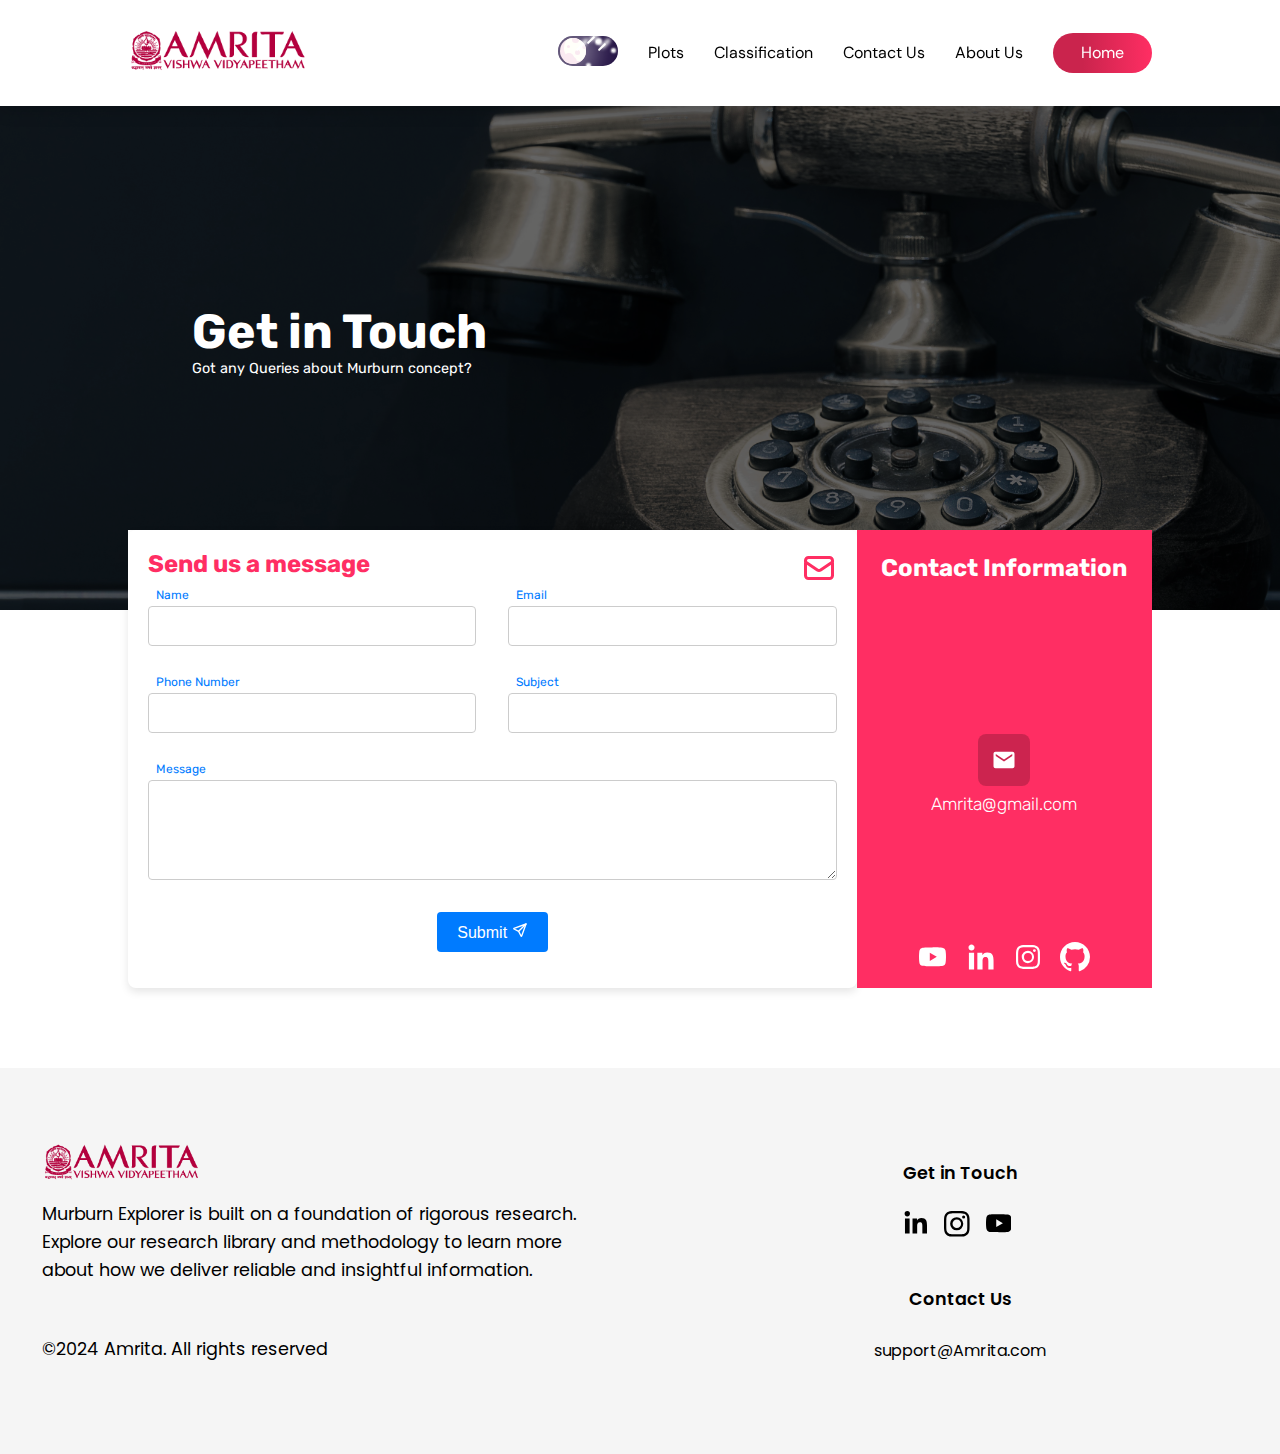
<file: pages/contact us/contact.html>
<html lang="en">
  <head>
    <meta charset="UTF-8" />
    <meta http-equiv="X-UA-Compatible" content="IE=edge" />
    <meta name="viewport" content="width=device-width, initial-scale=1.0" />
    <link
      rel="stylesheet"
      href="https://cdnjs.cloudflare.com/ajax/libs/font-awesome/6.4.0/css/all.min.css"
      integrity="sha512-iecdLmaskl7CVkqkXNQ/ZH/XLlvWZOJyj7Yy7tcenmpD1ypASozpmT/E0iPtmFIB46ZmdtAc9eNBvH0H/ZpiBw=="
      crossorigin="anonymous"
      referrerpolicy="no-referrer" />
    <title>Contact</title>
    <link rel="icon" href="../../images/icon.jpg" type="image/png">
    <link rel="stylesheet" href="../../styles/universal.css" />
    <link rel="stylesheet" href="style.css" />
    <link rel="stylesheet" href="../../styles/navbar.css" />
    <link rel="stylesheet" href="../../styles/footer.css" />
    <link rel="stylesheet" href="../../styles/colors.css" />
  </head>
  <body class="light">
    <header>
      <nav
        style="
          position: fixed;
          top: 0;
          width: 100%;
          background-color: var(--primary-bg);
        ">
        <div class="nav-bar">
          <li class="logo">
            <a href="../../index.html">
              <img
                id="topLogo"
                src="../../images/logo.webp"
                alt="Amrita Online Course Main Logo" />
            </a>
          </li>

          <div style="display: flex">
            <div class="wrapper">
              <input type="checkbox" id="hide_checkbox"/>
              <label for="hide_checkbox" class="toggle">
                <span class="toggle-button">
                  <span class="crater crater-1"></span>
                  <span class="crater crater-2"></span>
                  <span class="crater crater-3"></span>
                  <span class="crater crater-4"></span>
                  <span class="crater crater-5"></span>
                  <span class="crater crater-6"></span>
                  <span class="crater crater-7"></span>
                </span>
                <span class="star star-1"></span>
                <span class="star star-2"></span>
                <span class="star star-3"></span>
                <span class="star star-4"></span>
                <span class="star star-5"></span>
                <span class="star star-6"></span>
                <span class="star star-7"></span>
                <span class="star star-8"></span>
              </label>
            </div>

            <input type="checkbox" id="check" />
            <span class="menu font-sans">
              
              <li>
                <a class="text-white text-center" href="../plots/plot.html">Plots</a>
              </li> 
              <li>
                <a class=" text-white text-center" href="../Classification/Classification.html">Classification</a>
              </li>
              <li><a class=" text-white text-center" href="../contact us/contact.html">Contact Us</a></li>
              <li>
                <a class=" text-white text-center" href="../about us/about.html">About Us</a>
              </li>
              
              <li>
                <a class="btn-design text-white text-center" href="../../index.html">Home</a>
              </li>
              <label for="check" class="close-menu">
                <i class="text-white fas fa-times"></i>
              </label>
            </span>
          </div>

          <label for="check" class="open-menu">
            <i class="text-white fas fa-bars"></i>
          </label>
        </div>
      </nav>
    </header>

    <div>
      <section class="contact-section">
        <div class="contact-bg">
            <div class="image"></div>
        </div>
        <div class="contact-title">
            <div>
                <h1>Get in Touch</h1>
                <p>Got any Queries about Murburn concept?</p>
            </div>
        </div>
    </section>
    </div>
    <section class="contact-form-section" style="background-color: var(--primary-bg)">
      <div class="contact-form">
          <div class="form-title">
              <p class="send-title">Send us a message</p>
              <div>
                  <svg style="color: var(--blog)" stroke="currentColor" fill="none" stroke-width="0" viewBox="0 0 24 24"
                      height="1em" width="1em" xmlns="http://www.w3.org/2000/svg">
                      <path stroke-linecap="round" stroke-linejoin="round" stroke-width="2"
                          d="M3 8l7.89 5.26a2 2 0 002.22 0L21 8M5 19h14a2 2 0 002-2V7a2 2 0 00-2-2H5a2 2 0 00-2 2v10a2 2 0 002 2z"></path>
                  </svg>
              </div>
          </div>
          <form id="contact-form" class="form">
              <div class="first-contact-section">
                  <div class="input-container">
                      <input type="text" id="name" name="name" required />
                      <label for="name">Name</label>
                  </div>
                  <div class="input-container">
                      <input type="email" id="email" name="email" required />
                      <label for="email">Email</label>
                  </div>
                  <div class="input-container">
                      <input type="tel" id="phone" name="phone" required />
                      <label for="phone">Phone Number</label>
                  </div>
                  <div class="input-container">
                      <input type="text" id="subject" name="subject" required />
                      <label for="subject">Subject</label>
                  </div>
              </div>
              <div class="input-container">
                  <textarea id="message" name="message" required></textarea>
                  <label for="message">Message</label>
              </div>
              <div class="submit-btn">
                  <button type="submit">
                      Submit
                      <svg stroke="currentColor" fill="none" stroke-width="2" viewBox="0 0 24 24" stroke-linecap="round"
                          stroke-linejoin="round" height="1em" width="1em" xmlns="http://www.w3.org/2000/svg">
                          <path stroke="none" d="M0 0h24v24H0z" fill="none"></path>
                          <line x1="10" y1="14" x2="21" y2="3"></line>
                          <path d="M21 3l-6.5 18a0.55 .55 0 0 1 -1 0l-3.5 -7l-7 -3.5a0.55 .55 0 0 1 0 -1l18 -6.5"></path>
                      </svg>
                  </button>
              </div>
          </form>
      </div>
      <div class="social-contact">
        <p>Contact Information</p>

        <div class="mail-content">
          <div class="mail-logo">
            <svg
              stroke="currentColor"
              fill="currentColor"
              stroke-width="0"
              viewBox="0 0 512 512"
              height="1em"
              width="1em"
              xmlns="http://www.w3.org/2000/svg">
              <path
                d="M437.332 80H74.668C51.199 80 32 99.198 32 122.667v266.666C32 412.802 51.199 432 74.668 432h362.664C460.801 432 480 412.802 480 389.333V122.667C480 99.198 460.801 80 437.332 80zM432 170.667L256 288 80 170.667V128l176 117.333L432 128v42.667z"></path>
            </svg>
          </div>

          <a href="mailto:Amrita@gmail.com"> Amrita@gmail.com </a>
        </div>

        <div class="icons">
          <a target="_blank" href="https://www.youtube.com/@AmritaUniversity">
            <svg
              stroke="currentColor"
              fill="currentColor"
              stroke-width="0"
              viewBox="0 0 16 16"
              height=".9em"
              width=".9em"
              xmlns="http://www.w3.org/2000/svg">
              <path
                d="M8.051 1.999h.089c.822.003 4.987.033 6.11.335a2.01 2.01 0 0 1 1.415 1.42c.101.38.172.883.22 1.402l.01.104.022.26.008.104c.065.914.073 1.77.074 1.957v.075c-.001.194-.01 1.108-.082 2.06l-.008.105-.009.104c-.05.572-.124 1.14-.235 1.558a2.007 2.007 0 0 1-1.415 1.42c-1.16.312-5.569.334-6.18.335h-.142c-.309 0-1.587-.006-2.927-.052l-.17-.006-.087-.004-.171-.007-.171-.007c-1.11-.049-2.167-.128-2.654-.26a2.007 2.007 0 0 1-1.415-1.419c-.111-.417-.185-.986-.235-1.558L.09 9.82l-.008-.104A31.4 31.4 0 0 1 0 7.68v-.123c.002-.215.01-.958.064-1.778l.007-.103.003-.052.008-.104.022-.26.01-.104c.048-.519.119-1.023.22-1.402a2.007 2.007 0 0 1 1.415-1.42c.487-.13 1.544-.21 2.654-.26l.17-.007.172-.006.086-.003.171-.007A99.788 99.788 0 0 1 7.858 2h.193zM6.4 5.209v4.818l4.157-2.408L6.4 5.209z"></path>
            </svg>
          </a>
          <a target="_blank" href="https://www.linkedin.com/showcase/school-of-computing-coimbatore/">
            <svg
              stroke="currentColor"
              fill="currentColor"
              stroke-width="0"
              viewBox="0 0 24 24"
              height="1em"
              width="1em"
              xmlns="http://www.w3.org/2000/svg">
              <path
                fill-rule="evenodd"
                d="M22.0367422,22 L17.8848745,22 L17.8848745,15.5036305 C17.8848745,13.9543347 17.85863,11.9615082 15.7275829,11.9615082 C13.5676669,11.9615082 13.237862,13.6498994 13.237862,15.3925291 L13.237862,22 L9.0903683,22 L9.0903683,8.64071385 L13.0707725,8.64071385 L13.0707725,10.4673257 L13.1276354,10.4673257 C13.6813927,9.41667396 15.0356049,8.3091593 17.0555507,8.3091593 C21.2599073,8.3091593 22.0367422,11.0753215 22.0367422,14.6734319 L22.0367422,22 Z M4.40923804,6.81585163 C3.07514653,6.81585163 2,5.73720584 2,4.40748841 C2,3.07864579 3.07514653,2 4.40923804,2 C5.73720584,2 6.81585163,3.07864579 6.81585163,4.40748841 C6.81585163,5.73720584 5.73720584,6.81585163 4.40923804,6.81585163 L4.40923804,6.81585163 Z M6.48604672,22 L2.32980492,22 L2.32980492,8.64071385 L6.48604672,8.64071385 L6.48604672,22 Z"></path>
            </svg>
          </a>
          <a target="_blank" href="https://www.instagram.com/amritapuricampus/">
            <svg
              xmlns="http://www.w3.org/2000/svg"
              width=".8em"
              height=".8em"
              fill="currentColor"
              viewBox="0 0 16 16">
              <path
                d="M8 0C5.829 0 5.556.01 4.703.048 3.85.088 3.269.222 2.76.42a3.917 3.917 0 0 0-1.417.923A3.927 3.927 0 0 0 .42 2.76C.222 3.268.087 3.85.048 4.7.01 5.555 0 5.827 0 8.001c0 2.172.01 2.444.048 3.297.04.852.174 1.433.372 1.942.205.526.478.972.923 1.417.444.445.89.719 1.416.923.51.198 1.09.333 1.942.372C5.555 15.99 5.827 16 8 16s2.444-.01 3.298-.048c.851-.04 1.434-.174 1.943-.372a3.916 3.916 0 0 0 1.416-.923c.445-.445.718-.891.923-1.417.197-.509.332-1.09.372-1.942C15.99 10.445 16 10.173 16 8s-.01-2.445-.048-3.299c-.04-.851-.175-1.433-.372-1.941a3.926 3.926 0 0 0-.923-1.417A3.911 3.911 0 0 0 13.24.42c-.51-.198-1.092-.333-1.943-.372C10.443.01 10.172 0 7.998 0h.003zm-.717 1.442h.718c2.136 0 2.389.007 3.232.046.78.035 1.204.166 1.486.275.373.145.64.319.92.599.28.28.453.546.598.92.11.281.24.705.275 1.485.039.843.047 1.096.047 3.231s-.008 2.389-.047 3.232c-.035.78-.166 1.203-.275 1.485a2.47 2.47 0 0 1-.599.919c-.28.28-.546.453-.92.598-.28.11-.704.24-1.485.276-.843.038-1.096.047-3.232.047s-2.39-.009-3.233-.047c-.78-.036-1.203-.166-1.485-.276a2.478 2.478 0 0 1-.92-.598 2.48 2.48 0 0 1-.6-.92c-.109-.281-.24-.705-.275-1.485-.038-.843-.046-1.096-.046-3.233 0-2.136.008-2.388.046-3.231.036-.78.166-1.204.276-1.486.145-.373.319-.64.599-.92.28-.28.546-.453.92-.598.282-.11.705-.24 1.485-.276.738-.034 1.024-.044 2.515-.045v.002zm4.988 1.328a.96.96 0 1 0 0 1.92.96.96 0 0 0 0-1.92zm-4.27 1.122a4.109 4.109 0 1 0 0 8.217 4.109 4.109 0 0 0 0-8.217zm0 1.441a2.667 2.667 0 1 1 0 5.334 2.667 2.667 0 0 1 0-5.334z"
                fill="white"></path>
            </svg>
          </a>
          <a target="_blank" href="https://github.com/ClassyOmkar/Techplement">
            <svg height="1em" version="1.1" viewBox="0 0 16 16" width="1em">
              <path
                fill-rule="evenodd"
                d="M8 0C3.58 0 0 3.58 0 8c0 3.54 2.29 6.53 5.47 7.59.4.07.55-.17.55-.38 0-.19-.01-.82-.01-1.49-2.01.37-2.53-.49-2.69-.94-.09-.23-.48-.94-.82-1.13-.28-.15-.68-.52-.01-.53.63-.01 1.08.58 1.23.82.72 1.21 1.87.87 2.33.66.07-.52.28-.87.51-1.07-1.78-.2-3.64-.89-3.64-3.95 0-.87.31-1.59.82-2.15-.08-.2-.36-1.02.08-2.12 0 0 .67-.21 2.2.82.64-.18 1.32-.27 2-.27.68 0 1.36.09 2 .27 1.53-1.04 2.2-.82 2.2-.82.44 1.1.16 1.92.08 2.12.51.56.82 1.27.82 2.15 0 3.07-1.87 3.75-3.65 3.95.29.25.54.73.54 1.48 0 1.07-.01 1.93-.01 2.2 0 .21.15.46.55.38A8.013 8.013 0 0 0 16 8c0-4.42-3.58-8-8-8z"
                fill="#ffffff"></path>
            </svg>
          </a>
        </div>
      </div>
  </section>

    <footer>
      <div class="super-container font-poppin">
        <div class="components-outer-container">
          <div class="footer-container">
            <div class="first">
              <div class="top">
                <img id="footerLogo" src="../../images/logo.webp" alt="" />
              </div>
              <div class="bottom">
                <p class="text-white">
                  Murburn Explorer is built on a foundation of rigorous research. Explore our research library and methodology to learn more about how we deliver reliable and insightful information.
                </p>
                <p class="copyright">©2024 Amrita. All rights reserved</p>
              </div>
            </div>
          
            <div class="third">
              <div class="top">
                <p class="text-white">Get in Touch</p>
                <div class="social-icons">
                  <a
                    class="text-white"
                    href="https://www.linkedin.com/showcase/school-of-computing-coimbatore/"
                    target="_blank"
                    rel="noreferrer">
                    <svg
                      stroke="currentColor"
                      fill="currentColor"
                      stroke-width="0"
                      viewBox="0 0 448 512"
                      height="1em"
                      width="1em"
                      xmlns="http://www.w3.org/2000/svg">
                      <path
                        d="M100.28 448H7.4V148.9h92.88zM53.79 108.1C24.09 108.1 0 83.5 0 53.8a53.79 53.79 0 0 1 107.58 0c0 29.7-24.1 54.3-53.79 54.3zM447.9 448h-92.68V302.4c0-34.7-.7-79.2-48.29-79.2-48.29 0-55.69 37.7-55.69 76.7V448h-92.78V148.9h89.08v40.8h1.3c12.4-23.5 42.69-48.3 87.88-48.3 94 0 111.28 61.9 111.28 142.3V448z"></path></svg></a>
                  <a
                    class="text-white"
                    href="https://www.instagram.com/amritapuricampus/"
                    target="_blank"
                    rel="noreferrer"
                    ><svg
                      stroke="currentColor"
                      fill="currentColor"
                      stroke-width="0"
                      viewBox="0 0 16 16"
                      height="1em"
                      width="1em"
                      xmlns="http://www.w3.org/2000/svg">
                      <path
                        d="M8 0C5.829 0 5.556.01 4.703.048 3.85.088 3.269.222 2.76.42a3.917 3.917 0 0 0-1.417.923A3.927 3.927 0 0 0 .42 2.76C.222 3.268.087 3.85.048 4.7.01 5.555 0 5.827 0 8.001c0 2.172.01 2.444.048 3.297.04.852.174 1.433.372 1.942.205.526.478.972.923 1.417.444.445.89.719 1.416.923.51.198 1.09.333 1.942.372C5.555 15.99 5.827 16 8 16s2.444-.01 3.298-.048c.851-.04 1.434-.174 1.943-.372a3.916 3.916 0 0 0 1.416-.923c.445-.445.718-.891.923-1.417.197-.509.332-1.09.372-1.942C15.99 10.445 16 10.173 16 8s-.01-2.445-.048-3.299c-.04-.851-.175-1.433-.372-1.941a3.926 3.926 0 0 0-.923-1.417A3.911 3.911 0 0 0 13.24.42c-.51-.198-1.092-.333-1.943-.372C10.443.01 10.172 0 7.998 0h.003zm-.717 1.442h.718c2.136 0 2.389.007 3.232.046.78.035 1.204.166 1.486.275.373.145.64.319.92.599.28.28.453.546.598.92.11.281.24.705.275 1.485.039.843.047 1.096.047 3.231s-.008 2.389-.047 3.232c-.035.78-.166 1.203-.275 1.485a2.47 2.47 0 0 1-.599.919c-.28.28-.546.453-.92.598-.28.11-.704.24-1.485.276-.843.038-1.096.047-3.232.047s-2.39-.009-3.233-.047c-.78-.036-1.203-.166-1.485-.276a2.478 2.478 0 0 1-.92-.598 2.48 2.48 0 0 1-.6-.92c-.109-.281-.24-.705-.275-1.485-.038-.843-.046-1.096-.046-3.233 0-2.136.008-2.388.046-3.231.036-.78.166-1.204.276-1.486.145-.373.319-.64.599-.92.28-.28.546-.453.92-.598.282-.11.705-.24 1.485-.276.738-.034 1.024-.044 2.515-.045v.002zm4.988 1.328a.96.96 0 1 0 0 1.92.96.96 0 0 0 0-1.92zm-4.27 1.122a4.109 4.109 0 1 0 0 8.217 4.109 4.109 0 0 0 0-8.217zm0 1.441a2.667 2.667 0 1 1 0 5.334 2.667 2.667 0 0 1 0-5.334z"></path></svg></a>
                  <a
                    class="text-white"
                    href="https://www.youtube.com/@AmritaUniversity"
                    target="_blank"
                    rel="noreferrer">
                    <svg
                      stroke="currentColor"
                      fill="currentColor"
                      stroke-width="0"
                      viewBox="0 0 16 16"
                      height="1em"
                      width="1em"
                      xmlns="http://www.w3.org/2000/svg">
                      <path
                        d="M8.051 1.999h.089c.822.003 4.987.033 6.11.335a2.01 2.01 0 0 1 1.415 1.42c.101.38.172.883.22 1.402l.01.104.022.26.008.104c.065.914.073 1.77.074 1.957v.075c-.001.194-.01 1.108-.082 2.06l-.008.105-.009.104c-.05.572-.124 1.14-.235 1.558a2.007 2.007 0 0 1-1.415 1.42c-1.16.312-5.569.334-6.18.335h-.142c-.309 0-1.587-.006-2.927-.052l-.17-.006-.087-.004-.171-.007-.171-.007c-1.11-.049-2.167-.128-2.654-.26a2.007 2.007 0 0 1-1.415-1.419c-.111-.417-.185-.986-.235-1.558L.09 9.82l-.008-.104A31.4 31.4 0 0 1 0 7.68v-.123c.002-.215.01-.958.064-1.778l.007-.103.003-.052.008-.104.022-.26.01-.104c.048-.519.119-1.023.22-1.402a2.007 2.007 0 0 1 1.415-1.42c.487-.13 1.544-.21 2.654-.26l.17-.007.172-.006.086-.003.171-.007A99.788 99.788 0 0 1 7.858 2h.193zM6.4 5.209v4.818l4.157-2.408L6.4 5.209z"></path></svg></a>
                </div>
              </div>
              <div class="bottom">
                <p class="text-white">Contact Us</p>
                <a href="mailto:support@Amrita.com" class="text-white">support@Amrita.com</a>
              </div>
            </div>
          </div>
        </div>
      </div>
    </footer>

    <script src="../script.js"></script>
    <script src="script.js"></script>

  </body>
</html>
</file>
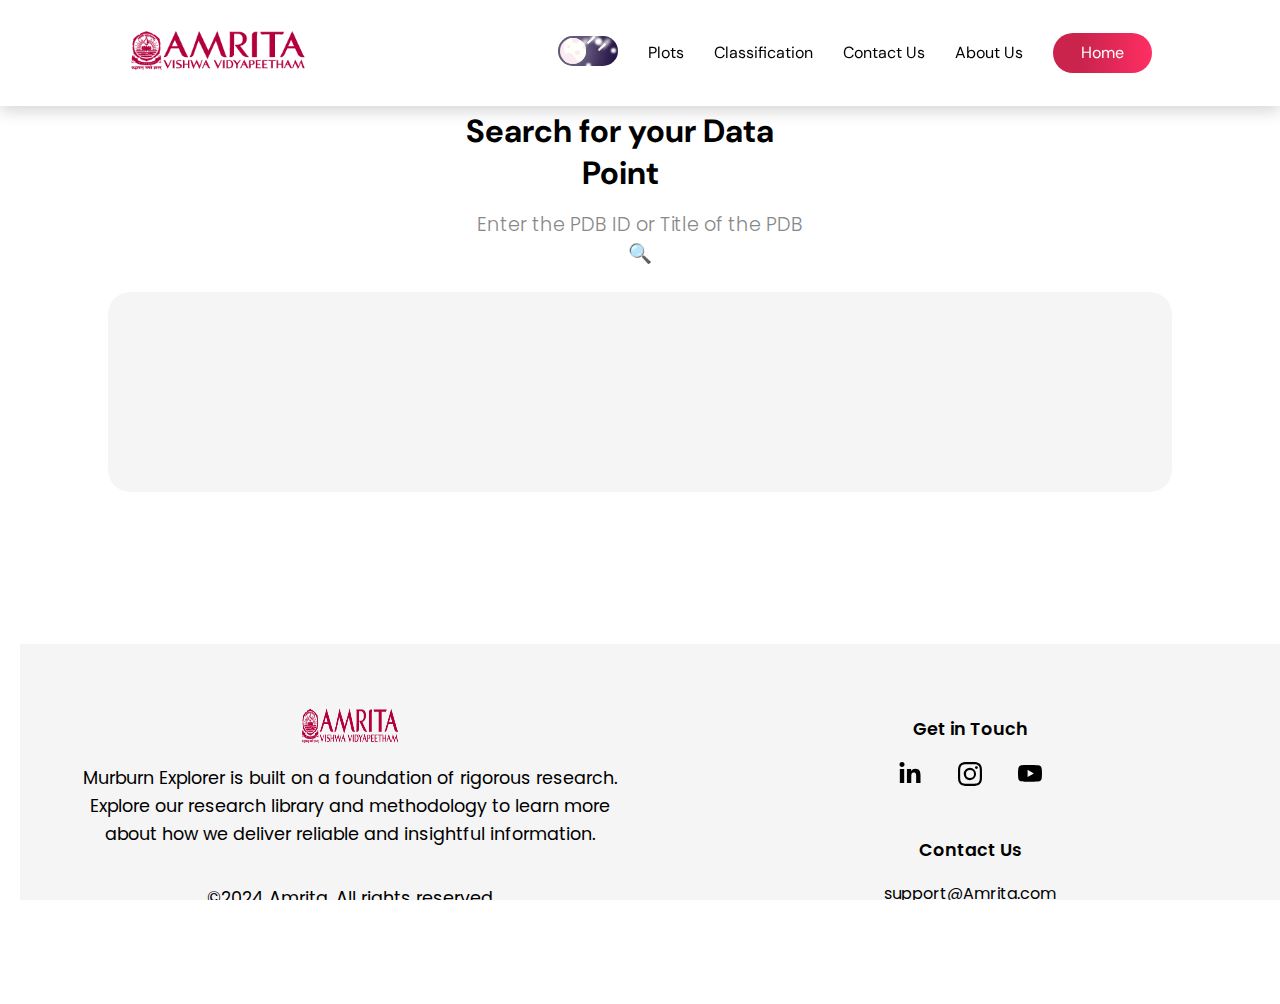
<file: pages/Murzymes Data Bank/Murzymes Data Bank.html>
<!DOCTYPE html>
<html lang="en">
  <head>
    <meta charset="UTF-8" />
    <meta http-equiv="X-UA-Compatible" content="IE=edge" />
    <meta name="viewport" content="width=device-width, initial-scale=1.0" />
    <title>Murzymes Data Bank</title>
    <link rel="icon" href="../../images/icon.jpg" type="image/png">
    <link rel="stylesheet" href="../../styles/universal.css" />
    <link rel="stylesheet" href="../../styles/navbar.css" />
    <link rel="stylesheet" href="style.css" />
    <link rel="stylesheet" href="../../styles/footer.css" />
    <link rel="stylesheet" href="../../styles/colors.css" />
    <!-- <link rel="stylesheet" href="../../style.css" /> -->
  </head>
  <body class="light">
    <div class="page-container">
      <header>
        <nav style="position: fixed; top: 0; width: 100%">
          <div class="nav-bar">
            <li class="logo">
              <a href="../../index.html">
                <img id="topLogo" src="../../images/logo.webp" alt="Amrita Online Course Main Logo" />
              </a>
            </li>
            <div style="display: flex">
              <div class="wrapper">
                <input type="checkbox" id="hide_checkbox"/>
                <label for="hide_checkbox" class="toggle">
                  <span class="toggle-button">
                    <span class="crater crater-1"></span>
                    <span class="crater crater-2"></span>
                    <span class="crater crater-3"></span>
                    <span class="crater crater-4"></span>
                    <span class="crater crater-5"></span>
                    <span class="crater crater-6"></span>
                    <span class="crater crater-7"></span>
                  </span>
                  <span class="star star-1"></span>
                  <span class="star star-2"></span>
                  <span class="star star-3"></span>
                  <span class="star star-4"></span>
                  <span class="star star-5"></span>
                  <span class="star star-6"></span>
                  <span class="star star-7"></span>
                  <span class="star star-8"></span>
                </label>
              </div>
              <input type="checkbox" id="check" />
              <span class="menu font-sans">
                
                <li><a class="text-white text-center" href="../plots/plot.html">Plots</a></li>
                <li><a class=" text-white text-center" href="../Classification/Classification.html">Classification</a></li>
                <li><a class="text-white text-center" href="../contact us/contact.html">Contact Us</a></li>
                <li><a class="text-white text-center" href="../about us/about.html">About Us</a></li>

                
                <li>
                  <a class="btn-design text-white text-center" href="../../index.html">Home</a>
                </li>
                <label for="check" class="close-menu"><i class="text-white fas fa-times"></i></label>
              </span>
            </div>
            <label for="check" class="open-menu"><i class="text-white fas fa-bars"></i></label>
          </div>
        </nav>
      </header>
      
      <main>
        <div class="advantage-section bg-dark">
            <div class="advantage-sub-section">
                <div class="whycm-container">
                    <div>
                        <h1 class="advantage-title title font-sans margin-2">
                            Search for your Data Point
                        </h1>
                        <p class="advantage-desc font-poppin margin-0">
                            Enter the PDB ID or Title of the PDB 🔍
                        </p>
                    </div>
                   
                      
                      
                    
                    <div class="adv-section">
                        <div id="adv-cards-container">
                            <!-- Cards will be dynamically inserted here -->
                        </div>
                    </div>
                </div>
            </div>
        </div>
    </main>
    
      
      
<footer>
<div class="super-container font-poppin">
<div class="components-outer-container">
  <div class="footer-container">
    <div class="first">
      <div class="top">
        <img id="footerLogo" src="../../images/logo.webp" alt="" />
      </div>
      <div class="bottom">
        <p class="text-white">
          Murburn Explorer is built on a foundation of rigorous research. Explore our research library and methodology to learn more about how we deliver reliable and insightful information.
        </p>
        <p class="copyright">©2024 Amrita. All rights reserved</p>
      </div>
    </div>
    
    <div class="third">
      <div class="top">
        <p class="text-white">Get in Touch</p>
        <div class="social-icons">
          <a
            class="text-white"
            href="https://www.linkedin.com/showcase/school-of-computing-coimbatore/"
            target="_blank"
            rel="noreferrer">
            <svg
              stroke="currentColor"
              fill="currentColor"
              stroke-width="0"
              viewBox="0 0 448 512"
              height="1em"
              width="1em"
              xmlns="http://www.w3.org/2000/svg">
              <path
                d="M100.28 448H7.4V148.9h92.88zM53.79 108.1C24.09 108.1 0 83.5 0 53.8a53.79 53.79 0 0 1 107.58 0c0 29.7-24.1 54.3-53.79 54.3zM447.9 448h-92.68V302.4c0-34.7-.7-79.2-48.29-79.2-48.29 0-55.69 37.7-55.69 76.7V448h-92.78V148.9h89.08v40.8h1.3c12.4-23.5 42.69-48.3 87.88-48.3 94 0 111.28 61.9 111.28 142.3V448z"></path></svg></a>
          <a
            class="text-white"
            href="https://www.instagram.com/amritapuricampus/"
            target="_blank"
            rel="noreferrer"
            ><svg
              stroke="currentColor"
              fill="currentColor"
              stroke-width="0"
              viewBox="0 0 16 16"
              height="1em"
              width="1em"
              xmlns="http://www.w3.org/2000/svg">
              <path
                d="M8 0C5.829 0 5.556.01 4.703.048 3.85.088 3.269.222 2.76.42a3.917 3.917 0 0 0-1.417.923A3.927 3.927 0 0 0 .42 2.76C.222 3.268.087 3.85.048 4.7.01 5.555 0 5.827 0 8.001c0 2.172.01 2.444.048 3.297.04.852.174 1.433.372 1.942.205.526.478.972.923 1.417.444.445.89.719 1.416.923.51.198 1.09.333 1.942.372C5.555 15.99 5.827 16 8 16s2.444-.01 3.298-.048c.851-.04 1.434-.174 1.943-.372a3.916 3.916 0 0 0 1.416-.923c.445-.445.718-.891.923-1.417.197-.509.332-1.09.372-1.942C15.99 10.445 16 10.173 16 8s-.01-2.445-.048-3.299c-.04-.851-.175-1.433-.372-1.941a3.926 3.926 0 0 0-.923-1.417A3.911 3.911 0 0 0 13.24.42c-.51-.198-1.092-.333-1.943-.372C10.443.01 10.172 0 7.998 0h.003zm-.717 1.442h.718c2.136 0 2.389.007 3.232.046.78.035 1.204.166 1.486.275.373.145.64.319.92.599.28.28.453.546.598.92.11.281.24.705.275 1.485.039.843.047 1.096.047 3.231s-.008 2.389-.047 3.232c-.035.78-.166 1.203-.275 1.485a2.47 2.47 0 0 1-.599.919c-.28.28-.546.453-.92.598-.28.11-.704.24-1.485.276-.843.038-1.096.047-3.232.047s-2.39-.009-3.233-.047c-.78-.036-1.203-.166-1.485-.276a2.478 2.478 0 0 1-.92-.598 2.48 2.48 0 0 1-.6-.92c-.109-.281-.24-.705-.275-1.485-.038-.843-.046-1.096-.046-3.233 0-2.136.008-2.388.046-3.231.036-.78.166-1.204.276-1.486.145-.373.319-.64.599-.92.28-.28.546-.453.92-.598.282-.11.705-.24 1.485-.276.738-.034 1.024-.044 2.515-.045v.002zm4.988 1.328a.96.96 0 1 0 0 1.92.96.96 0 0 0 0-1.92zm-4.27 1.122a4.109 4.109 0 1 0 0 8.217 4.109 4.109 0 0 0 0-8.217zm0 1.441a2.667 2.667 0 1 1 0 5.334 2.667 2.667 0 0 1 0-5.334z"></path></svg></a>
          <a
            class="text-white"
            href="https://www.youtube.com/@AmritaUniversity"
            target="_blank"
            rel="noreferrer">
            <svg
              stroke="currentColor"
              fill="currentColor"
              stroke-width="0"
              viewBox="0 0 16 16"
              height="1em"
              width="1em"
              xmlns="http://www.w3.org/2000/svg">
              <path
                d="M8.051 1.999h.089c.822.003 4.987.033 6.11.335a2.01 2.01 0 0 1 1.415 1.42c.101.38.172.883.22 1.402l.01.104.022.26.008.104c.065.914.073 1.77.074 1.957v.075c-.001.194-.01 1.108-.082 2.06l-.008.105-.009.104c-.05.572-.124 1.14-.235 1.558a2.007 2.007 0 0 1-1.415 1.42c-1.16.312-5.569.334-6.18.335h-.142c-.309 0-1.587-.006-2.927-.052l-.17-.006-.087-.004-.171-.007-.171-.007c-1.11-.049-2.167-.128-2.654-.26a2.007 2.007 0 0 1-1.415-1.419c-.111-.417-.185-.986-.235-1.558L.09 9.82l-.008-.104A31.4 31.4 0 0 1 0 7.68v-.123c.002-.215.01-.958.064-1.778l.007-.103.003-.052.008-.104.022-.26.01-.104c.048-.519.119-1.023.22-1.402a2.007 2.007 0 0 1 1.415-1.42c.487-.13 1.544-.21 2.654-.26l.17-.007.172-.006.086-.003.171-.007A99.788 99.788 0 0 1 7.858 2h.193zM6.4 5.209v4.818l4.157-2.408L6.4 5.209z"></path></svg></a>
        </div>
      </div>
      <div class="bottom">
        <p class="text-white">Contact Us</p>
        <a href="mailto:support@Amrita.com" class="text-white"
          >support@Amrita.com</a>
      </div>
    </div>
  </div>
</div>
</div>
</footer>
<script src="script.js"></script>
<script src="../script.js"></script>
</div>
</body>
</html>
</file>
<file: styles/universal.css>
@import url("https://fonts.googleapis.com/css2?family=DM+Sans:ital,wght@0,400;0,500;0,700;1,400;1,500;1,700&display=swap");
@import url("https://fonts.googleapis.com/css2?family=Poppins:ital,wght@0,100;0,200;0,300;0,400;0,500;0,600;0,700;0,800;0,900;1,100;1,200;1,300;1,400;1,500;1,600;1,700;1,800;1,900&display=swap");
@import url("https://fonts.googleapis.com/css2?family=Rubik:ital,wght@0,300;0,400;0,500;0,600;0,700;0,800;0,900;1,300;1,400;1,500;1,600;1,700;1,800;1,900&display=swap");

* {
  scroll-behavior: smooth;
  list-style: none;
}

body {
  background-color: var(--primary-bg);
  margin: 0;
  padding: 0;
  transition: all 0.2s ease;
}

a {
  text-decoration: none;
}

.font-sans {
  font-family: "DM Sans", sans-serif;
}

.font-poppin {
  font-family: "Poppins", sans-serif;
}

.text-bold {
  font-weight: 700;
}

.text-white {
  color: var(--primary-color);
}

.text-center {
  text-align: center;
}

.bg-dark {
  background-color: var(--main-bg);
}

.bg-dark-light {
  background-color: var(--dark-light-bg);
}

.d-flex {
  display: flex;
  flex-direction: row;
}

.margin-0 {
  margin: 0;
}
</file>
<file: pages/contact us/style.css>
.contact-form-section {
    transform: translateY(-80px);
  }
  
  .contact-section {
    position: relative;
    margin-top: 70px;
  }
  
  .contact-bg {
    background-color: rgb(0, 0, 0, 1);
  }
  
  .image {
    background-image: url(../../images/contact_bg.jpg);
    height: 60vh;
    opacity: 0.4;
    background-size: cover;
    background-position: center center;
  }
  
  .contact-bg h1 {
    z-index: 999;
    color: var(--primary-color);
    margin: auto;
  }
  
  .contact-title {
    position: absolute;
    top: 0;
    font-family: "Rubik", sans-serif;
    color: #fff;
  }
  
  .form-title {
    margin-bottom: 3.5rem;
  }
  
  .contact-title h1 {
    margin: 0;
    font-size: 3rem;
  }
  
  .contact-title p {
    margin: 0;
    font-size: 0.9rem;
  }
  
  .contact-form-section {
    width: 80%;
    max-width: 1300px;
    margin: auto;
  }
  
  .first-contact-section {
    margin-bottom: 2rem;
  }
  
  .contact-form {
    background-color: var(--secondary-bg);
    color: var(--primary-color);
    padding: 3rem 2.5rem;
    font-family: "Rubik", sans-serif;
    box-shadow: rgb(0, 0, 0, 0.1) 0px 0px 5px 0px,
      rgba(0, 0, 0, 0.1) 0px 0px 1px 0px;
  }
  
  .send-title {
    font-weight: 600;
    margin: 0;
  }
  
  .input-container {
    position: relative;
  }
  
  .input-container label {
    position: absolute;
    top: -13px;
    left: 0px;
    font-size: 12px;
    color: var(--acsent-color);
    transition: all 0.5s ease-in-out;
  }
  
  .input-container input {
    border: 0;
    border-bottom: 1px solid #555;
    background: transparent;
    width: 100%;
    padding: 8px 0 5px 0;
    font-size: 16px;
    color: var(--primary-color);
  }
  
  .submit-btn {
    margin-top: 2rem;
  }
  
  .submit-btn a {
    color: #fff;
    background: var(--blog);
    float: right;
    vertical-align: middle;
    display: flex;
    align-items: center;
    transition: all 0.4s ease;
  }
  
  .submit-btn a:hover {
    background-color: var(--blog-secondary);
  }
  
  .social-contact {
    background-color: var(--blog);
    text-align: center;
    display: flex;
    flex-direction: column;
    color: #fff;
    gap: 2rem;
    font-family: "Rubik", sans-serif;
  }
  
  .social-contact p {
    font-weight: 700;
    font-size: 1.5rem;
  }
  
  .mail-content {
    place-content: center;
    place-self: center;
    display: grid;
    margin: auto;
    display: flex;
    flex-direction: column;
    align-items: center;
    gap: 0.5rem;
  }
  
  .mail-content a {
    color: #fff;
    font-size: 1.1rem;
    font-weight: 300;
  }
  
  .mail-logo {
    place-content: center;
    border-radius: 0.5rem;
    width: 52px;
    height: 52px;
    font-size: 1.5rem;
    display: grid;
    background-color: rgb(0, 0, 0, 0.2);
  }
  
  .mail-logo svg {
    place-content: center;
    text-align: center;
  }
  
  .icons {
    display: flex;
    justify-content: center;
    font-size: 1.875rem;
    gap: 1.25rem;
    align-items: center;
    margin-bottom: 1rem;
  }
  
  .icons a {
    color: #fff;
  }
  
  @media only screen and (min-width: 900px) {
    /* For Desktop */
  
    .contact-form-section {
      display: flex;
    }
  
    .contact-form {
      width: 70%;
    }
  
    .contact-title {
      display: flex;
      height: 100%;
      margin-left: 15%;
      align-items: center;
    }
  
    .form-title {
      font-size: 2.25rem;
    }
  
    .form-title {
      display: flex;
      justify-content: space-between;
      text-align: center;
    }
  
    .first-contact-section {
      gap: 2rem;
      display: grid;
      grid-template-columns: repeat(2, 1fr);
    }
  
    .submit-btn a {
      color: #fff;
      border-radius: 5px;
      padding: 1rem 2rem;
      background: var(--blog);
      float: right;
      font-size: 1.25rem;
      vertical-align: middle;
      display: flex;
      align-items: center;
      transition: all 0.4s ease;
    }
  
    .submit-btn a:hover {
      background-color: var(--blog-secondary);
    }
  
    .submit-btn a svg {
      margin-left: 0.6rem;
    }
  
    .social-contact {
      width: 30%;
      background-color: var(--blog);
    }
  }
  
  @media only screen and (max-width: 900px) {
    .contact-form-section {
      display: flex;
      flex-direction: column;
      }
  
    .contact-form {
      width:89%;
      
    }
  
    .contact-title {
      text-align: center;
      display: flex;
      width: 100%;
      height: 100%;
      justify-content: center;
      align-items: center;
    }
  
    .form-title {
      font-size: 1.5rem;
      text-align: center;
    }
  
    .first-contact-section {
      gap: 2rem;
      display: grid;
      grid-template-columns: repeat(1, 1fr);
    }
  
    .submit-btn {
      display: flex;
      flex-direction: column;
      justify-content: center;
      align-items: center;
    }
  
    .submit-btn a {
      color: #fff;
      border-radius: 5px;
      padding: 1rem 2rem;
      background: var(--blog);
      float: right;
      font-size: 1.25rem;
      vertical-align: middle;
      display: flex;
      align-items: center;
      transition: all 0.4s ease;
    }
  
    .submit-btn a:hover {
      background-color: var(--blog-secondary);
    }
  
    .submit-btn a svg {
      margin-left: 0.6rem;
    }
  
    .social-contact {
      padding: 2rem 1.25rem;
      height: 440px;
    }
  }
  

  footer .components-outer-container .footer-container {
    display: flex;
    justify-content: space-between;
  }
  
  /* Adjusting container positions */
  footer .components-outer-container .footer-container .first,
  footer .components-outer-container .footer-container .second,
  footer .components-outer-container .footer-container .third {
    flex: 1;
    margin: 10px;
  }
  
  /* Ensure first container content is left-aligned */
  footer .components-outer-container .footer-container .first {
    order: 1; /* Ensure it appears first */
  }
  
  /* Ensure third container content is right-aligned */
  footer .components-outer-container .footer-container .third {
    order: 3; /* Ensure it appears last */
  }
  
  /* Additional styles for responsiveness */
  @media (max-width: 768px) {
    footer .components-outer-container .footer-container {
      flex-direction: column;
      align-items: center;
    }
  }
  
  footer .components-outer-container .footer-container .third {
    display: flex;
    flex-direction: column;
    align-items: center;
    text-align: center;
  }

  .contact-form {
    max-width: auto;
    margin: 0 auto;
    padding: 20px;
    background-color: var(--primary-bg);
    box-shadow: 0 4px 8px rgba(0, 0, 0, 0.1);
    border-radius: 8px;
    overflow: hidden;
    transition: max-height 0.3s ease-out;
}
.contact-form .input-container {
    margin-bottom: 15px;
    position: relative;
}
.contact-form input,
.contact-form textarea {
    width: 100%;
    padding: 10px;
    border: 1px solid #ccc;
    border-radius: 4px;
    box-sizing: border-box;
    transition: border-color 0.3s;
}
.contact-form input:focus,
.contact-form textarea:focus {
    border-color: #007bff;
}
.contact-form label {
    position: absolute;
    top: 10px;
    left: 10px;
    font-size: 14px;
    color: #777;
    transition: all 0.3s;
    pointer-events: none;
}
.contact-form input:focus + label,
.contact-form input:not(:placeholder-shown) + label,
.contact-form textarea:focus + label,
.contact-form textarea:not(:placeholder-shown) + label {
    top: -18px;
    left: 8px;
    font-size: 12px;
    color: #007bff;
}
.contact-form textarea {
    min-height: 100px;
    resize: vertical;
}
.contact-form .submit-btn {
    text-align: center;
}
.contact-form button {
    padding: 10px 20px;
    background-color: #007bff;
    border: none;
    color: white;
    font-size: 16px;
    cursor: pointer;
    border-radius: 4px;
    transition: background-color 0.3s;
}
.contact-form button:hover {
    background-color: #0056b3;
}
.contact-form .form-title {
    text-align: center;
    margin-bottom: 20px;
}
.contact-form .form-title p {
    font-size: 24px;
    font-weight: bold;
    color: var(--blog);
}
</file>
<file: styles/navbar.css>
.nav-bar {
  display: flex;
  justify-content: space-between;
  align-items: center;
  list-style: none;
  position: relative;
  padding: 12px 20px;
}

nav {
  background-color: transparent;
  backdrop-filter: blur(10px);
  z-index: 999;
  box-shadow: var(--navbar-shadow) 0px 5px 15px 0px;
}

.logo img {
  width: 180px;
}
.menu {
  display: flex;
}
.menu li {
  padding-left: 30px;
}
.menu li a {
  display: inline-block;
  text-decoration: none;
  transition: 0.15s ease-in-out;
  position: relative;
}

.menu li a::after {
  content: "";
  position: absolute;
  bottom: 0;
  left: 0;
  width: 0;
  height: 1px;
  background-color: var(--light-white);
  transition: 0.15s ease-in-out;
}
.menu li a:hover:after {
  width: 100%;
}
.open-menu,
.close-menu {
  position: absolute;
  cursor: pointer;
  font-size: 1.5rem;
  display: none;
}
.open-menu {
  top: 50%;
  right: 20px;
  transform: translateY(-50%);
}
.close-menu {
  top: 20px;
  right: 20px;
}

#check {
  display: none;
}

.btn-design {
  background: rgb(190, 32, 72);
  background: linear-gradient(
    90deg,
    var(--blog-secondary) 30%,
    var(--blog) 100%
  );
  border-radius: 99px;
  box-sizing: border-box;
  cursor: pointer;

  line-height: 24px;
  opacity: 1;
  color: #ffffff;
  outline: 0 solid transparent;
  user-select: none;
  -webkit-user-select: none;
  touch-action: manipulation;
  width: fit-content;
  word-break: break-word;
  border: 0;
}

/* Theme Change Toggle */

.wrapper {
  margin: auto;
}

#hide_checkbox {
  opacity: 0;
  height: 0;
  width: 0;
}

.toggle {
  position: relative;
  cursor: pointer;
  display: inline-block;
  width: 60px;
  height: 30px;
  background: #211042;
  border-radius: 50px;
  transition: 500ms;
  overflow: hidden;
}

.toggle-button {
  position: absolute;
  display: inline-block;
  top: 2px;
  left: 2px;
  width: 26px;
  height: 26px;
  border-radius: 50%;
  background: #faeaf1;
  overflow: hidden;
  box-shadow: 0 0 35px 4px rgba(255, 255, 255);
  transition: all 500ms ease-out;
}

.crater {
  position: absolute;
  display: inline-block;
  background: #faeaf1;
  border-radius: 50%;
  transition: 500ms;
}

.crater-1 {
  background: #fffff9;
  width: 26px;
  height: 26px;
  left: 4px;
  bottom: 3px;
}

.crater-2 {
  width: 7px;
  height: 7px;
  top: -2px;
  left: 12px;
}

.crater-3 {
  width: 6px;
  height: 6px;
  top: 5px;
  right: -2px;
}

.crater-4 {
  width: 5px;
  height: 5px;
  top: 12px;
  left: 15px;
}

.crater-5 {
  width: 3px;
  height: 3px;
  top: 7px;
  left: 7px;
}

.crater-6 {
  width: 10px;
  height: 10px;
  top: 15px;
  left: 4px;
}

.crater-7 {
  width: 12px;
  height: 12px;
  bottom: -4px;
  left: 5px;
}

.star {
  position: absolute;
  display: inline-block;
  border-radius: 50%;
  background: #fff;
  box-shadow: 1px 0 2px 2px rgba(255, 255, 255);
}

.star-1 {
  width: 3px;
  height: 3px;
  right: 19px;
  bottom: 23px;
}

.star-2 {
  width: 1px;
  height: 1px;
  right: 30px;
  top: 29px;
}

.star-3 {
  width: 1px;
  height: 1px;
  right: 5px;
  bottom: 15px;
}

.star-4 {
  width: 1px;
  height: 1px;
  right: 35px;
  bottom: 33px;
}

.star-5 {
  width: 4px;
  height: 4px;
  right: 10px;
  bottom: 35px;
}

.star-6,
.star-7,
.star-8 {
  width: 10px;
  height: 2px;
  border-radius: 2px;
  transform: rotate(-45deg);
  box-shadow: 5px 0px 4px 1px #fff;
  animation-name: travel;
  animation-duration: 1.5s;
  animation-timing-function: ease-out;
  animation-iteration-count: infinite;
}

.star-6 {
  right: 22px;
  bottom: 25px;
  animation-delay: -2s;
}

.star-7 {
  right: 11px;
  bottom: 18px;
}

.star-8 {
  right: 33px;
  top: 10px;
  animation-delay: -4s;
}

@keyframes travel {
  0% {
    transform: rotate(-45deg) translateX(70px);
  }

  50% {
    transform: rotate(-45deg) translateX(-20px);
    box-shadow: 5px 0px 6px 1px #fff;
  }

  100% {
    transform: rotate(-45deg) translateX(-30px);
    width: 2px;
    height: 2px;
    opacity: 0;
    box-shadow: none;
  }
}

#hide_checkbox:checked + .toggle {
  background: #24d7f7;
}

#hide_checkbox:checked + .toggle .toggle-button {
  background: #f7ffff;
  transform: translateX(32px);
  box-shadow: 0 0 35px 5px rgba(255, 255, 255);
}

#hide_checkbox:checked + .toggle .toggle-button .crater {
  transform: rotate(-45deg) translateX(70px);
}

#hide_checkbox:checked + .toggle .star {
  animation: move 2s infinite;
  transform: none;
  box-shadow: none;
}

#hide_checkbox:checked + .toggle .star-1 {
  width: 21px;
  height: 6px;
  border-radius: 10px;
  background: #fff;
  left: 7px;
  top: 22px;
  box-shadow: none;
}

#hide_checkbox:checked + .toggle .star-2 {
  width: 9px;
  height: 9px;
  background: #fff;
  left: 10px;
  top: 19px;
  box-shadow: -1px 0 2px 0 rgba(0, 0, 0, 0.1);
}

#hide_checkbox:checked + .toggle .star-3 {
  width: 11px;
  height: 11px;
  background: #fff;
  left: 16px;
  top: 17px;
  box-shadow: -1px 0 2px 0 rgba(0, 0, 0, 0.1);
}

#hide_checkbox:checked + .toggle .star-4 {
  width: 9px;
  height: 9px;
  background: #fff;
  left: 23px;
  top: 19px;
  box-shadow: -1px 0 2px 0 rgba(0, 0, 0, 0.1);
}

#hide_checkbox:checked + .toggle .star-5 {
  width: 15px;
  height: 6px;
  border-radius: 15px;
  background: #fff;
  left: 13px;
  bottom: 23px;
  box-shadow: none;
}

#hide_checkbox:checked + .toggle .star-6 {
  width: 7px;
  height: 7px;
  background: #fff;
  border-radius: 50%;
  left: 16px;
  bottom: 23px;
  box-shadow: -1px 0 2px 0 rgba(0, 0, 0, 0.1);
}

#hide_checkbox:checked + .toggle .star-7 {
  width: 8px;
  height: 8px;
  background: #fff;
  border-radius: 50%;
  left: 19px;
  bottom: 23px;
  box-shadow: -1px 0 2px 0 rgba(0, 0, 0, 0.1);
}

#hide_checkbox:checked + .toggle .star-8 {
  width: 7px;
  height: 7px;
  background: #fff;
  border-radius: 50%;
  left: 23px;
  top: 0px;
  box-shadow: -1px 0 2px 0 rgba(0, 0, 0, 0.1);
}

@keyframes move {
  0% {
    transform: none;
  }

  25% {
    transform: translateX(2px);
  }

  100% {
    transform: translateX(-2px);
  }
}

.wrapper p {
  text-align: center;
  letter-spacing: 15px;
  background: #34495e;
  color: #fff;
}

p.morning {
  background: #e67e22;
}

/* Theme Change Toogle Ended */

@media only screen and (min-width: 1100px) {
  /* For Desktop */
  .menu {
    line-height: 80px;
  }

  .btn-design {
    font-size: 16px;
    padding: 8px 28px;
  }

  .nav-bar {
    padding: 1% 10%;
  }
}

@media only screen and (max-width: 1100px) {
  /* For Mobile */
  .menu {
    flex-direction: column;
    align-items: center;
    width: 80%;
    height: 100vh;
    position: fixed;
    top: 0px;
    right: -100%;
    z-index: 100;
    background-color: var(--blog);
    transition: all 0.2s ease-in-out;
  }
  .menu li {
    margin-top: 40px;
  }
  .menu li a {
    padding: 10px;
  }

  .btn-design {
    font-size: 16px;
    padding: 8px 28px;
  }

  .wrapper {
    margin: 0px 25px 0px 0px;
  }

  .open-menu,
  .close-menu {
    display: block;
  }
  #check:checked ~ .menu {
    right: 0;
  }
}
</file>
<file: styles/footer.css>
.super-container {
  align-items: center;
  background: var(--dark-light-bg);
  display: flex;
  flex-direction: column;
  justify-content: center;
  padding: 2rem 0;
  width: 100%;
}

.super-container {
  background-color: var(--secondary-bg);
}

.components-outer-container {
  margin: auto;
  max-width: 1500px;
}

.footer-container {
  display: flex;
  grid-template-columns: repeat(3, 1fr);
  justify-content: space-around;
  overflow-x: hidden !important;
  width: 100%;
}

.footer-container .first {
  color: var(--primary-color);
  display: flex;
  flex-direction: column;
  font-size: 1.1rem;
  line-height: 28px;
  padding: 2rem;
  width: 36%;
}

.footer-container img {
  height: 40px;
}

.footer-container .first .bottom {
  display: flex;
  flex-direction: column;
  gap: 1rem;
  
}

.footer-container .second {
  align-items: center;
  display: flex;
  flex-direction: column;
  font-size: 1.1rem;
  font-weight: 500;
  line-height: 40px;
  margin-top: 2rem;
  padding: 2rem;
  width: 30%;
}

.footer-container a {
  color: var(--primary-color);
  transition: all 0.3s ease;
}

.footer-container .third {
  color: var(--);
  display: flex;
  flex-direction: column;
  gap: 2rem;
  margin-top: 2rem;
  padding: 2rem;
  width: 30%;
}

.footer-container .third .top {
  display: flex;
  flex-direction: column;
  gap: 0.5rem;
}

.footer-container .third p {
  font-size: 1.1rem;
  font-weight: 600;
}

.footer-container .third .top .social-icons {
  display: flex;
  gap: 1rem;
}

.footer-container .third .top .social-icons a {
  font-size: 1.6rem;
  font-weight: 600;
}

.footer-container .third .bottom {
  display: flex;
  flex-direction: column;
  gap: 0.5rem;
}

.footer-container .third p {
  font-size: 1.1rem;
  font-weight: 600;
}

.footer-container a {
  color: var(--primary-color);
  transition: all 0.3s ease;
}

@media only screen and (max-width: 900px) {
  .footer-container {
    display: flex;
    flex-direction: column;
    margin: 0;
  }

  .footer-container .first {
    margin: 0;
    width: 90%;
  }

  .footer-container .first {
    width: 80%;
  }

  .footer-container img {
    width: 250px;
    height: auto;
  }

  .copyright {
    margin: 0;
  }

  .footer-container .second,
  .footer-container .third {
    align-items: flex-start;
    margin: 0;
    width: 90%;
  }
}
</file>
<file: styles/colors.css>
:root .light {
  --primary-bg: #ffffff;
  --secondary-bg: #f5f5f5;
  --primary-color: #000;
  --secondary-color: #fff;
  --blog: #ff2e63;
  --blog-secondary: #ca244d;
  --acsent-color: rgb(136, 136, 136);
  --navbar-shadow: rgba(0, 0, 0, 0.17);
  --navbar-shadow-invert: rgba(0, 0, 0, 0.17);
}

:root .dark {
  --primary-bg: #131516;
  --secondary-bg: #1b1d1e;
  --primary-color: #fff;
  --secondary-color: #000;
  --blog: #ff2e63;
  --blog-secondary: #ca244d;
  --acsent-color: rgb(189, 189, 189);
  --navbar-shadow: rgba(255, 255, 255, 0.17);
}
</file>
<file: pages/Murzymes Data Bank/style.css>
body, html {
    margin: 0;
    padding: 0;
    box-sizing: border-box;
    width: 100%;
    overflow-x: hidden; 
  }


  .about-us {
    background-color: var(--secondary-bg);
    color: var(--primary-color);
  }

  .instructor-title {
    display: flex;
    flex-direction: row;
    align-items: center;
    justify-content: space-between;
    margin-bottom: 10px;
  }

  .instructor-title p {
    font-size: 2.5rem;
    margin: 0;
    text-align: left;
  }

  .instructor-title p span {
    color: var(--blog);
  }

  .instructor-content {
    padding: 4rem 0;
  }

  .image-div img {
    width: 16rem;
  }

  .line-long {
    width: 100%;
    border-bottom: 1px solid var(--acsent-color);
  }

  .name-div {
    margin-top: 2rem;
  }

  .name {
    font-size: 1.875rem;

    line-height: 2.25rem;
    margin: 0;
    padding: 0;
  }

  .designation {
    color: var(--acsent-color);
    font-size: 1.5rem;
    line-height: 2rem;
    margin: 0;
    font-weight: 400;
    padding: 0;
  }

  .description-div {
    border: 1px dashed var(--course-border);
    padding: 20px;
    border-radius: 15px;
  }

  .description {
    font-size: 1.5rem;
    font-weight: 200;
    line-height: 2rem;
    margin: 0;
    text-align: justify;
    padding: 0;
  }

  .description span {
      color: var(--blog);
  }

  @media only screen and (min-width: 900px) {
    
    .about-us {
      padding: 3% 20%;
    }

    #instructor {
      margin-top: 5rem;
    }
  }

  @media only screen and (max-width: 900px) {
  
    .image-div img {
      width: 13rem;
      height: 13rem;
    }

    .instructor-title p {
      font-size: 24px;
    }

    .about-us {
      padding: 15% 8%;
    }
  }

  .description-div {
    margin: 20px 0; 
    padding: 20px; 
    border: 1px solid #ddd;
    border-radius: 5px; 
    background-color: #cecccc;
  }

  .description-div p {
    line-height: 1.5; 
  }

  .description-div .description {
    margin-bottom: 10px; 
  }

  .description-div .description span i {
    font-style: italic;
  }

  .description-div ul {
    
    list-style:  square; /* Remove default bullet points */
    padding: 5px; /* Remove default padding */
    margin: 0; /* Remove default margin */
  }

  .description-div li {
    
    list-style:  square;
    margin-bottom: 5px; /* Add some space between list items */
  }

  .description-div a {
    color: #333333; /* Set link color */
    text-decoration: none; /* Remove underline from links */
  }

  .description-div a:hover {
    color: #260086; /* Change link color on hover */
    text-decoration: underline; /* Add underline on hover */
  }
  /* Universal CSS styles */
  body, html {
    margin: 0;
    padding: 0;
    box-sizing: border-box;
    height: 100%;
    display: flex;
    flex-direction: column;
  }

  .page-container {
    display: flex;
    flex-direction: column;
    min-height: 100vh;
  }

  main {
    flex: 1;
  }

  /* Footer styles */
  footer {
  
    padding: 20px;
    text-align: center;
  }

  footer .super-container {
    max-width: 100%;
    margin: 0 auto;
    padding: 20px;
  }

  footer .components-outer-container {
    display: flex;
    justify-content: space-between;
  }

  footer .components-outer-container .footer-container {
    display: flex;
    justify-content: space-between;
  }

  footer .components-outer-container .footer-container .first,
  footer .components-outer-container .footer-container .second,
  footer .components-outer-container .footer-container .third {
    flex: 1;
    margin: 10px;
  }

  footer .components-outer-container .footer-container .first img {
    width: 100px;
  }

  footer .components-outer-container .footer-container .first p,
  footer .components-outer-container .footer-container .second ul,
  footer .components-outer-container .footer-container .third p {
    margin: 10px 0;
  }

  footer .components-outer-container .footer-container .second ul {
    list-style-type: none;
    padding: 0;
  }

  footer .components-outer-container .footer-container .second ul li {
    margin: 5px 0;
  }

  footer .components-outer-container .footer-container .second ul li a {
    color: rgb(0, 0, 0);
    text-decoration: none;
  }

  footer .components-outer-container .footer-container .third .social-icons a {
    margin: 0 10px;
    color: rgb(0, 0, 0);
    font-size: 24px;
  }

  footer .components-outer-container .footer-container .third form {
    display: flex;
    justify-content: space-between;
  }

  footer .components-outer-container .footer-container .third form input {
    flex: 1;
    padding: 10px;
    border: none;
    border-radius: 5px;
    margin-right: 10px;
  }

  footer .components-outer-container .footer-container .third form button {
    padding: 10px 20px;
    background-color: #f60;
    border: none;
    border-radius: 5px;
    color: white;
    cursor: pointer;
  }

  /* Additional styles for responsiveness */
  @media (max-width: 768px) {
    footer .components-outer-container .footer-container {
      flex-direction: column;
      align-items: center;
    }
  }

  footer .components-outer-container .footer-container .third {
    display: flex;
    flex-direction: column;
    align-items: center;
    text-align: center;
  }

  footer .components-outer-container .footer-container .third .social-icons {
    display: flex;
    justify-content: center;
    margin: 0px 0;
  }

  footer .components-outer-container .footer-container .third .social-icons a {
    margin: 0 10px;
    color: rgb(0, 0, 0);
    font-size: 24px;
  }
 /*  .adv-section {
    display: flex;
    flex-direction: column;
    align-items: center;
    padding: 20px;
  } */

  .search-container {
    width: 100%;
    display: flex;
    justify-content: flex-end;
    margin-bottom: 20px;
  }

  #search-bar {
    padding: 10px;
    font-size: 16px;
  }

  .adv-card {
    width: 300px;
    border: 1px solid #ff0909;
    background-color: #b83636;
    border-radius: 8px;
    margin: 10px;
    padding: 20px;
    box-shadow: 0 4px 8px rgba(0,0,0,0.1);
    position: relative;
  }

  .adv-card .adv-desc {
    margin-top: 10px;
    font-size: 14px; /* Adjust the font size as needed */
  }

  .adv-card .download-icon {
    position: absolute;
    bottom: 10px;
    right: 10px;
    cursor: pointer;
    font-size: 16px; /* Adjust the font size as needed */
  }
  

  /* Container for the cards */
  #adv-cards-container {
    display: flex;
    flex-direction: row; /* Arrange children in a row */
    flex-wrap: wrap; /* Allow wrapping to the next line */
    justify-content: center; /* Center the content horizontally */
    gap: 20px; /* Add space between cards */
    padding: 20px; /* Add some padding around the container */
  }

  /* Individual card styles */
  .adv-card {
    width: 300px;
    border: 1px solid #928f8f;
    border-radius: 8px;
    padding: 20px;
    box-shadow: 0 4px 8px rgba(0,0,0,0.1);
    position: relative;
    background-color: #fff; /* Ensure background color for contrast */
  }

  /* Description inside each card */
  .adv-card .adv-desc {
    font-size: 0.9rem; /* Adjust the font size */
    line-height: 1.2; /* Adjust the line height for readability */
  }

  /* Download icon positioning */
  .download-icon {
    position: absolute;
    bottom: 10px;
    right: 10px;
    cursor: pointer;
    font-size: 1.2rem; /* Adjust the icon size if needed */
  }
  /* Container for the search bar and cards */
 /*  .adv-section {
    position: relative;
    padding: 20px; 
  } */

  /* Search bar container */
  .search-container {
    position: absolute;
    top: 10px; /* Adjust the top position as needed */
    right: 10px; /* Align to the right */
    z-index: 1; /* Ensure it is above other elements */
  }

  /* Search bar input */
  #search-bar {
    padding: 10px;
    border: 1px solid #ccc;
    border-radius: 4px;
    width: 200px; /* Adjust the width as needed */
    box-shadow: 0 2px 4px rgba(0, 0, 0, 0.1);
  }

  /* Container for the search bar and cards */
/* .adv-section {
  display: flex;
  flex-direction: column;
  align-items: center;
  padding: 20px;
  position: relative; 
} */

/* Search bar container */
.search-container {
  width: 100%; /* Ensure it takes full width */
  display: flex;
  justify-content: flex-end;
  margin-bottom: 20px;
  position: absolute;
  top: 0; /* Aligns to the top of the container */
  right: 20px; /* Adjust the right position as needed */
}

/* Search bar input */
#search-bar {
  padding: 10px;
  border: 1px solid #ccc;
  border-radius: 4px;
  width: 200px; /* Adjust the width as needed */
  box-shadow: 0 2px 4px rgba(0, 0, 0, 0.1);
}

#search-bar {
  display: block !important; /* Use !important if necessary to override other styles */
}


.advantage-section {
  padding-bottom: 100px;
  width: 100vw;
}

.advantage-section {
  text-align: center;
  font-family: "Poppins", "sans-serif";
  font-weight: 600;
}

.advantage-sub-section {
  margin: auto;
  max-width: 1500px;
}

.whycm-container h1 {
  font-size: 2.5rem;
  margin-bottom: 1rem;
  color: var(--primary-color);
}

.whycm-container p {
  font-size: 1.2rem;
  font-weight: 300;
  margin-bottom: 2rem;
  text-align: center;
  color: var(--acsent-color);
}

.whycm-container {
  align-items: center;
  display: flex;
  flex-direction: column;
  justify-content: center;
  padding: 100px 0 2rem;
}

/* 
.whycm-container .adv-section {
  background-color: var(--secondary-bg);
  border-radius: 1.4rem;
  display: flex;
  flex-wrap: wrap;
  gap: 2rem;
  justify-content: center;
  margin: auto;
  padding: 80px 20px;
  width: 80%;
} */

/* .whycm-container .adv-section .adv-card {
  background: var(--primary-bg);
  border-radius: 1.8rem;
  display: flex;
  flex-direction: column;
  gap: 1rem;
  height: 170px;
  justify-content: center;
  padding: 2rem;
  transition: all 0.3s ease;
  width: 200px;
  cursor: pointer;
  perspective: 100px;
}
 */
 .adv-section {
  display: flex;
  flex-direction: column;
  align-items: center;
  padding: 20px;
  position: relative; /* Allows absolute positioning of the search bar */
}

.whycm-container .adv-section {
  background-color: var(--secondary-bg);
  border-radius: 1.4rem;
  display: flex;
  flex-wrap: wrap;
  gap: 2rem;
  justify-content: center;
  margin: auto;
  padding: 80px 20px;
  width: 80%;
}

.whycm-container .adv-section .adv-card {
  background: var(--primary-bg);
  border-radius: 1.8rem;
  display: flex;
  flex-direction: column;
  gap: 1rem;
  height: 170px;
  justify-content: center;
  padding: 2rem;
  transition: all 0.3s ease;
  width: 200px;
  cursor: pointer;
  perspective: 100px;
}


.whycm-container h1 {
  font-size: 2rem;
  margin-top:10px;
  text-align: center;
  width: 90%;
}

.whycm-container p {
  font-size: 1.2rem;
  margin: auto auto 1.5rem;
  text-align: center;
  width: 90%;
}

.adv-card:hover {
  background: rgba(255, 46, 99, 1) !important;
  transform: scale(1.05);
  color: #fff !important;
  box-shadow: rgba(255, 255, 255, 0.2) 0px 7px 29px 5px;
}
footer .components-outer-container .footer-container {
  display: flex;
  justify-content: space-between;
}

/* Adjusting container positions */
footer .components-outer-container .footer-container .first,
footer .components-outer-container .footer-container .second,
footer .components-outer-container .footer-container .third {
  flex: 1;
  margin: 10px;
}

/* Ensure first container content is left-aligned */
footer .components-outer-container .footer-container .first {
  order: 1; /* Ensure it appears first */
}

/* Ensure third container content is right-aligned */
footer .components-outer-container .footer-container .third {
  order: 3; /* Ensure it appears last */
}

/* Additional styles for responsiveness */
@media (max-width: 768px) {
  footer .components-outer-container .footer-container {
    flex-direction: column;
    align-items: center;
  }
}

footer .components-outer-container .footer-container .third {
  display: flex;
  flex-direction: column;
  align-items: center;
  text-align: center;
}
.footer-container {
  width: 100%;
}
</file>
<file: style.css>
.first-section h2 span {
  background: -webkit-linear-gradient(
    90deg,
    var(--blog-secondary) 0%,
    var(--blog) 100%
  );
  -webkit-background-clip: text;
  -webkit-text-fill-color: transparent;
  max-width: max-content;
}

.first-section a {
  background: rgb(190, 32, 72);
  background: linear-gradient(
    90deg,
    var(--blog-secondary) 30%,
    var(--blog) 100%
  );
  border-radius: 99px;
  box-sizing: border-box;
  cursor: pointer;
  color: #ffffff;
  margin-top: 25px;
  line-height: 24px;
  opacity: 1;
  outline: 0 solid transparent;
  user-select: none;
  -webkit-user-select: none;
  touch-action: manipulation;
  width: fit-content;
  word-break: break-word;
  border: 0;
}

.headerImage {
  position: relative;
  animation: animate 2s alternate infinite;
}

.second-section {
  background: rgb(190, 32, 72);
  background: linear-gradient(90deg, var(--blog-secondary), var(--blog));
  box-sizing: border-box;
  position: relative;
  color: #fff;
  border-radius: 1.2rem;
}

.section-one-title {
  color: var(--primary-color);
}

.journey-list {
  display: flex;
  justify-content: space-between;
  flex-direction: row;
}

.border-right {
  border-right: 1px solid black;
}

.third-section {
  padding: 5% 10%;
  color: var(--primary-color);
  background-color: var(--secondary-bg);
}

.third-section-title {
  margin-bottom: 4%;
}

.third-section-title span {
  color: var(--blog);
}

.card {
  width: calc(33% - 1.5rem);
  margin-top: 5px;
  transition: all 0.6s ease;
  padding: 1.25rem;
  border-radius: 0.5rem;
  border-width: 1px;
  background-color: var(--primary-bg);
  box-shadow: rgba(50, 50, 93, 0.25) 0px 2px 5px -1px, rgba(0, 0, 0, 0.3) 0px 1px 3px -1px;
  overflow: hidden; /* Ensure the content doesn't overflow the card */
  box-sizing: border-box; /* Include padding and border in the element's total width and height */

}

.card:hover {
  transform: scale(1.02);
}

.card-container {
  display: flex;
  flex-wrap: wrap;
  justify-content: space-between;
}

.course-thumbnail {
  width: 100%;
  border-radius: 5px;
  margin-bottom: 1rem;
}

.card-level {
  display: inline;
  padding: 0.15rem 0.7rem;
  border-radius: 99px;
  color: #09c533;
  font-size: 0.7rem;
  border: 2px solid #09c533;
}

.course-title {
  font-size: 1.7rem;
  color: var(--primary-color);
  display: -webkit-box;
  -webkit-line-clamp: 3; /* Limit to 3 lines */
  -webkit-box-orient: vertical;
  overflow: hidden;
  text-overflow: ellipsis;
  height: 5.1rem; /* Adjust this value based on your line-height */
  line-height: 1.7rem; /* This should match your font-size for consistent line height */
}


.line {
  border-bottom: 2px solid var(--acsent-color);
  width: 70%;
  opacity: 0.2;
}

.course-price-section {
  display: flex;
  flex-direction: row;
}

.final-price {
  color: var(--blog);
  margin-left: 5px;
  font-size: 1.3rem;
}

.prev-price {
  margin-left: 15px;
  font-size: 1.3rem;
  text-decoration: line-through;
  color: var(--acsent-color);
}

.discount-percent {
  color: #fff;
  font-size: 1rem;
  border-radius: 0.375rem;
  padding: 6px 10px;
  margin-left: 15px;
  background-color: #09c533;
  white-space: nowrap; /* Prevent text from breaking into multiple lines */
  overflow: hidden; /* Hide overflow text */
  text-overflow: ellipsis; /* Add ellipsis (...) for overflowing text */
}

/* Media Queries */
@media (max-width: 1200px) {
  .card {
    width: calc(50% - 1rem);
  }
}


@media (max-width: 768px) {
  .card {
    width: calc(100% - 1rem);
  }
}


.instructor-title {
  display: flex;
  flex-direction: row;
  align-items: center;
  justify-content: space-between;
  margin-bottom: 10px;
}

.instructor-title p {
  font-size: 2.5rem;
  margin: 0;
  text-align: left;
}

.instructor-title p span {
  color: var(--blog);
}

.button-61 {
  align-items: center;
  appearance: none;
  border-radius: 4px;
  border-style: none;
  box-shadow: rgba(0, 0, 0, 0.2) 0 3px 1px -2px, rgba(0, 0, 0, 0.14) 0 2px 2px 0,
    rgba(0, 0, 0, 0.12) 0 1px 5px 0;
  box-sizing: border-box;
  cursor: pointer;
  display: inline-flex;
  font-family: Roboto, sans-serif;
  justify-content: center;
  letter-spacing: 0.0892857em;
  min-width: 64px;
  outline: none;
  overflow: visible;
  position: relative;
  text-decoration: none;
  text-transform: uppercase;
  transition: box-shadow 280ms cubic-bezier(0.4, 0, 0.2, 1);
  user-select: none;
  -webkit-user-select: none;
  touch-action: manipulation;
  vertical-align: middle;
  will-change: transform, opacity;
}

.button-61:hover {
  box-shadow: rgba(0, 0, 0, 0.2) 0 2px 4px -1px, rgba(0, 0, 0, 0.14) 0 4px 5px 0,
    rgba(0, 0, 0, 0.12) 0 1px 10px 0;
}

.button-61:disabled {
  background-color: rgba(0, 0, 0, 0.12);
  box-shadow: rgba(0, 0, 0, 0.2) 0 0 0 0, rgba(0, 0, 0, 0.14) 0 0 0 0,
    rgba(0, 0, 0, 0.12) 0 0 0 0;
  color: rgba(0, 0, 0, 0.37);
  cursor: default;
  pointer-events: none;
}

.button-61:not(:disabled) {
  color: #fff;
  background-color: var(--blog);
}

.button-61:focus {
  box-shadow: rgba(0, 0, 0, 0.2) 0 2px 4px -1px, rgba(0, 0, 0, 0.14) 0 4px 5px 0,
    rgba(0, 0, 0, 0.12) 0 1px 10px 0;
}

.button-61:active {
  box-shadow: rgba(0, 0, 0, 0.2) 0 5px 5px -3px,
    rgba(0, 0, 0, 0.14) 0 8px 10px 1px, rgba(0, 0, 0, 0.12) 0 3px 14px 2px;
  background: var(--know-more-btn-active);
}

.line-long {
  width: 100%;
  border-bottom: 3px solid var(--acsent-color);
}

.instructor-content {
  padding: 4rem 0;
}

.image-div img {
  width: 16rem;
}

.name-div {
  
  margin-top: 2rem;
}

.name {
  font-size: 1.875rem;

  line-height: 2.25rem;
  margin: 0;
  padding: 0;
}

.designation {
  color: var(--acsent-color);
  font-size: 1.5rem;
  line-height: 2rem;
  margin: 0;
  font-weight: 400;
  padding: 0;
}

.description-div {
  border: 1px dashed var(--course-border);
  padding: 20px;
  border-radius: 15px;
}

.description {
  font-size: 1.5rem;

  font-weight: 200;
  line-height: 2rem;
  margin: 0;
  text-align: justify;
  padding: 0;
}

.description span {
  color: var(--blog);
}

.social-title {
  color: var(--primary-color);
  margin: 0;
}

.social-desc {
  color: var(--primary-color);
  font-weight: 500;
}

.git-redirect,
.git-text {
  color: var(--primary-color);
}

.social-card-section {
  font-size: 1.5rem;
  line-height: 2rem;
  gap: 3rem;
  display: grid;
  justify-content: center;
  margin-top: 4rem;
}

.social-card {
  gap: 1rem;
  flex-direction: column;
  display: flex;
  align-items: center;
}

.social-icon {
  width: 5rem;
  height: 5rem;
}

.social-icon img {
  box-shadow: rgba(100, 100, 111, 0.2) 0px 7px 29px 0px;
}

.text-link {
  gap: 0.25rem;
  align-items: center;
  justify-content: center;
}

.advantage-section {
  padding-bottom: 100px;
  width: 100vw;
}

.whycm-container h1 {
  font-size: 2.5rem;
  margin-bottom: 1rem;
  color: var(--primary-color);
}

.whycm-container p {
  font-size: 1.2rem;
  font-weight: 300;
  margin-bottom: 2rem;
  text-align: center;
  color: var(--acsent-color);
}

.advantage-sub-section {
  margin: auto;
  max-width: 1500px;
}

.advantage-section {
  text-align: center;
  font-family: "Poppins", "sans-serif";
  font-weight: 600;
}

.whycm-container {
  align-items: center;
  display: flex;
  flex-direction: column;
  justify-content: center;
  padding: 100px 0 2rem;
}

.adv-section {
  box-shadow: rgb(0, 0, 0, 0.2) 0px 7px 29px 0px;
}

.whycm-container .adv-section {
  background-color: var(--secondary-bg);
  border-radius: 1.4rem;
  display: flex;
  flex-wrap: wrap;
  gap: 2rem;
  justify-content: center;
  margin: auto;
  padding: 80px 20px;
  width: 80%;
}

.whycm-container .adv-section .adv-card {
  background: var(--primary-bg);
  border-radius: 1.8rem;
  display: flex;
  flex-direction: column;
  gap: 1rem;
  height: 170px;
  justify-content: center;
  padding: 2rem;
  transition: all 0.3s ease;
  width: 200px;
  cursor: pointer;
  perspective: 100px;
}

.whycm-container .adv-section .adv-card img {
  align-items: center;
  display: flex;
  justify-content: center;
  width: 50px;
}

.adv-desc {
  text-align: left;
  font-size: 18px;
  font-family: Poppins, "sans-serif";
  font-weight: 400;
  color: var(--primary-color);
}

.adv-card:hover {
  background: rgba(255, 46, 99, 1) !important;
  transform: scale(1.05);
  color: #fff !important;
  box-shadow: rgba(255, 255, 255, 0.2) 0px 7px 29px 5px;
}

.about-us {
  background-color: var(--secondary-bg);
  color: var(--primary-color);
}

@media (max-width: 768px) {
  .card {
    width: calc(50% - 1rem);
    margin: 0.5rem 0.5rem 1rem 0.5rem;
  }
}

@media (max-width: 480px) {
  .card {
    width: 100%;
    margin: 0.5rem; 
  }
}

@media only screen and (min-width: 900px) {
  /* For Desktop */

  .title {
    font-size: 42px;
  }

  .first-section {
    text-align: left;
    margin: 12% 10%;
    display: flex;
    flex-direction: row;
  }

  .first-section h2 {
    font-size: 54px;
  }

  .first-section h3 {
    font-weight: 200;
    font-size: 22px;
    margin: 0px 0px 49px 0px;
  }

  .headerText {
    width: 60%;
  }

  .headerImage-div {
    width: 40%;
    margin: 0px 0px 0px 0px;
    display: flex;
    justify-content: center;
    align-items: center;
  }

  .headerImage {
    width: 75%;
    float: right;
  }

  .first-section a {
    font-size: 20px;
    padding: 18px 36px;
  }

  .second-section {
    box-shadow: var(--drop-shadow) 10px 10px 0px -2px;
    padding: 3% 5%;
    margin: 3% 20%;
  }

  .journey-title {
    font-size: 38px;
  }

  .journey-title p {
    margin: 0px 0px 20px 0px;
    padding: 0;
  }

  .journey-list {
    margin: 0px 30px;
    top: 0;
  }

  .journey-items h4 {
    font-size: 32px;
    margin: 5px 0px;
    padding: 0;
  }

  .journey-items p {
    font-size: 18px;
    margin: 0;
    padding: 0;
  }

  .card {
    max-width: 350px;
  }

  .about-us {
    padding: 3% 20%;
  }

  .button-61 {
    font-size: 0.875rem;
    padding: 0.75rem 1.75rem;
  }

  .image-div img {
    width: 16rem;
    height: 16rem;
  }

  .social-section {
    padding: 5% 20%;
  }

  .social-card-section {
    grid-template-columns: repeat(4, minmax(0, 1fr));
  }

  .social-desc {
    font-size: 1rem;
  }

}

@media only screen and (max-width: 900px) {
  /* For Phone */

  .title {
    font-size: 40px;
  }

  .first-section {
    padding: 80px 5px;
    text-align: center;
    margin: 20px 0px;
  }

  .first-section h2 {
    font-size: 38px;
  }

  .first-section h2 span {
    font-size: 28px;
  }

  .first-section h3 {
    font-size: 14px;
    font-weight: normal;
    margin: 0px 0px 38px 0px;
  }

  .headerImage {
    width: 100%;
    margin-top: 60px;
  }

  .first-section a {
    font-size: 20px;
    padding: 10px 25px;
  }

  .second-section {
    padding: 40px 0px;
    margin: 50px 0px;
  }

  .journey-title {
    font-size: 26px;
  }

  .journey-title p {
    margin: 0px 0px 20px 0px;
    padding: 0;
  }

  .journey-list {
    margin: 0px 30px;
    top: 0;
  }

  .journey-items h4 {
    font-size: 20px;
    margin: 5px 0px;
    padding: 0;
  }

  .journey-items p {
    font-weight: 400;
    margin: 0;
    padding: 0;
  }

  .card {
    width: 90%;
  }

  .about-us {
    padding: 15% 8%;
  }

  .instructor-title p {
    font-size: 24px;
  }

  .button-61 {
    font-size: 0.575rem;
    line-height: 1.25rem;
    inline-size: 100px;
    padding: 0.5rem 1rem;
  }

  .image-div img {
    width: 13rem;
    height: 13rem;
  }

  .social-section {
    padding: 20% 10%;
  }

  .social-card-section {
    grid-template-columns: repeat(2, minmax(0, 1fr));
  }

  .social-desc {
    font-size: 0.8rem;
  }

  .advantage-desc {
    font-size: 0.875rem;
    font-weight: 300;
  }

  .whycm-container h1 {
    font-size: 2rem;
    margin: auto;
    text-align: center;
    width: 90%;
  }

  .whycm-container p {
    font-size: 1.2rem;
    margin: auto auto 1.5rem;
    text-align: center;
    width: 90%;
  }

}

@keyframes animate {
  from {
    bottom: 0;
  }
  to {
    bottom: 20px;
  }
}

.card {
  width: calc(33% - 1.5rem);
  margin-top: 5px;
  transition: all 0.6s ease;
  padding: 1.25rem;
  border-radius: 0.5rem;
  border-width: 1px;
  background-color: var(--primary-bg);
  box-shadow: rgba(50, 50, 93, 0.25) 0px 2px 5px -1px,
      rgba(0, 0, 0, 0.3) 0px 1px 3px -1px;
      overflow: hidden; 
      box-sizing: border-box; 
}

.course-thumbnail {
  width: 100%;
  height: 200px; /* Set the desired height */
  object-fit: cover; /* Ensures the image covers the area */
  border-radius: 5px;
  margin-bottom: 1rem;
}

.card-container {
  display: flex;
  flex-wrap: wrap;
  justify-content: space-between;
}
.team-members {
  display: flex; /* Display children (team members) in a row */
  justify-content: space-between; /* Distribute space between team members */
  flex-wrap: wrap; /* Allow items to wrap onto the next line if necessary */
  overflow: hidden; /* Prevent overflow */
  padding: 10px; /* Add padding to the container */
  box-sizing: border-box; /* Ensure padding is included in width calculation */
}

.team-member {
  box-shadow: 0 0 10px rgba(0, 0, 0, 0.1);
  flex: 0 0 calc(50% - 20px); /* Each member occupies 50% width with some margin */
  background: var(--primary-bg);/* Optional: Example background color */
  padding: 20px; /* Optional: Add padding for better spacing */
  box-sizing: border-box; /* Ensure padding is included in width calculation */
  margin-bottom: 20px; /* Add margin between team members */
  margin-top: 20px; /* Add margin at the top */
  border-radius: 10px;
  display: flex; /* Ensures content inside the card is aligned properly */
  flex-direction: column; /* Align content vertically */
  align-items: center; /* Center align content horizontally */
  height: auto; /* Ensure height adapts to content */
  overflow: hidden; /* Prevent overflow */
}

.team-member .instructor-content {
  display: flex;
  align-items: center;
  flex-direction: column; /* Align image and text vertically */
  width: 100%; /* Make sure the content takes full width of the card */
}

.team-member .image-div {
  width: 100px; /* Fixed image size */
  height: 100px; /* Fixed image size */
  overflow: hidden;
  border-radius: 50%; /* Makes the image circular */
  margin-bottom: 20px; /* Adjust spacing between image and text */
}

.team-member .image-div img {
  width: 100px; /* Ensure image fills the container */
  height: 100px; /* Ensure image fills the container */
  object-fit: cover; /* Cover the container, preserving aspect ratio */
  display: block;
}

.team-member .name-div {
  text-align: center; /* Center align text */
  width: 100%; /* Ensure name-div takes full width */
}

.team-member .description-div {
  margin-top: 10px; /* Adjust spacing between name and description */
  text-align: center; /* Center align text */
  width: 100%; /* Ensure description-div takes full width */
}

/* Responsive adjustments */
@media (max-width: 768px) {
  .team-members {
    justify-content: center; /* Center align items on smaller screens */
  }

  .team-member {
    flex: 0 0 calc(100% - 20px); /* Full width on smaller screens */
  }
}

.adv-card {
  cursor: pointer; /* Change cursor to pointer */
}
.adv-section {
  display: flex;
  flex-wrap: wrap;
  gap: 20px;
}
.adv-card {
  width: 200px;
  border: 1px solid #ddd;
  border-radius: 5px;
  overflow: hidden;
  box-shadow: 0 0 10px rgba(0, 0, 0, 0.1);
  
}
.adv-card-link {
  display: flex;
  flex-direction: column;
  align-items: center;
}

.image-container {
  width: 100%;
 
  display: flex;
  justify-content: center;
  overflow: hidden;
}
.adv-card-link {
  text-decoration: none;
  color: inherit;
  display: block;
}
.image-container img {
  width: 100%;
  height: 100%;
  object-fit: cover;
}
.adv-desc {
  padding: 10px;
  font-size: 14px;
  text-align: center;
  
}

.search-bg-container {
  margin-top: 60px; /* Adjust based on nav bar height */
  padding: 20px;
}

.search-container {
  display: none;
  margin-top: 10px;
}

.search-container input {
  width: 0;
  padding: 10px;
  transition: width 0.3s ease;
  border: 1px solid #ccc;
  border-radius: 5px;
  text-transform: uppercase;
}

.search-container input.expanded {
  width: 200px;
}

#searchIcon {
  padding: 10px;
  border: none;
  background: none;
  cursor: pointer;
}

#content {
  margin-top: 20px;
}

#results {
  position: relative;
  z-index: 1; /* Ensure it stays above other elements */
  padding: 10px;
  margin-top:60px;
  margin-bottom: 9%; /* Added margin bottom for gap */
  background-color: #e4ed8d;
  display: none;
  box-shadow: 0 0 10px rgba(0, 0, 0, 0.1); /* Adding box shadow for depth */
  border-radius: 10px; /* Add border-radius */
  
}
.result-item {
  border: 1px solid #000000;
  background-color: #e65a5a;
  padding: 10px;
  margin-top: 10px;
  display: flex;
  justify-content: space-between;
}

.result-item h2 {
  margin: 0;
  font-size: 18px;
  color: #333;
}

.result-item p {
  margin: 5px 0;
  color: #666;
}
.download-button {
  padding: 15px 15px;
  background-color: #007bff;
  color: #fff;
  text-decoration: none;
  border-radius: 5px;
  transition: background-color 0.3s ease;
}

.download-button:hover {
  background-color: #0056b3; /* Darker shade on hover */
}


html, body {
  max-width: 100%;
  overflow-x: hidden;
}

#searchButton {
  display: block;
  /* Add any positioning styles here, for example: */
  position: relative;
  top: 20px; /* Ensure it stays in the original position */
  transition: top 0.3s ease; /* Smooth transition */
}

#searchContainer {
  display: none;
  /* Add any positioning styles here */
  position: relative;
  top: 10px; /* Ensure it stays in the original position */
  transition: top 0.3s ease; /* Smooth transition */
}

.expanded {
  width: 100%; /* Example of expanding width */
}

footer .components-outer-container .footer-container {
  display: flex;
  justify-content: space-between;
}

/* Adjusting container positions */
footer .components-outer-container .footer-container .first,
footer .components-outer-container .footer-container .second,
footer .components-outer-container .footer-container .third {
  flex: 1;
  margin: 10px;
}

/* Ensure first container content is left-aligned */
footer .components-outer-container .footer-container .first {
  order: 1; /* Ensure it appears first */
}

/* Ensure third container content is right-aligned */
footer .components-outer-container .footer-container .third {
  order: 3; /* Ensure it appears last */
}

/* Additional styles for responsiveness */
@media (max-width: 768px) {
  footer .components-outer-container .footer-container {
    flex-direction: column;
    align-items: center;
  }
}

footer .components-outer-container .footer-container .third {
  display: flex;
  flex-direction: column;
  align-items: center;
  text-align: center;
}
.footer-container {
  width: 100%;
}
</file>
